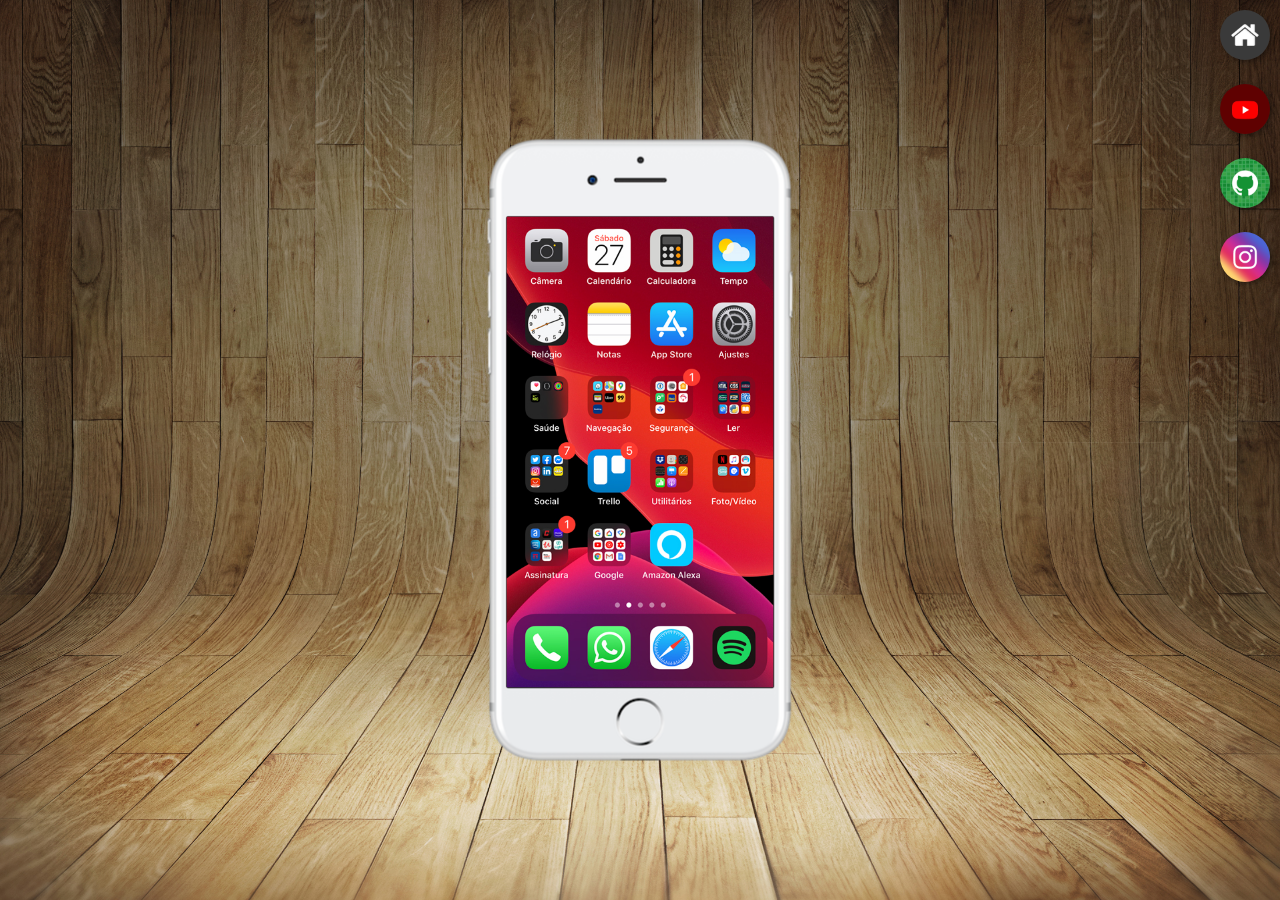
<file: index.html>
<!DOCTYPE html>
<html lang="pt-br">
<head>
    <meta charset="UTF-8">
    <meta name="viewport" content="width=device-width, initial-scale=1.0">
    <title>Projeto Redes Sociais</title>
    <link rel="stylesheet" href="style/style.css">
    <link rel="shortcut icon" href="favicon/favicon.ico" type="image/x-icon">
</head>
<body>
    
    <main>
        <section id="redes-sociais">
            <a href="home.html" target="tela"><img src="imagens/logo-home.jpg" alt="Home"></a><br>
            <a href="youtube.html" target="tela"><img src="imagens/logo-youtube.jpg" alt="Youtube"></a><br>
            <a href="GitHub.html" target="tela"><img src="imagens/logo-github.jpg" alt="GitHub"></a><br>
            <a href="Instagram.html" target="tela"><img src="imagens/logo-instagram.jpg" alt="Instagram"></a><br>
        </section>
        <section id="telefone">
            <iframe src="home.html" name="tela" id="tela" frameborder="0"></iframe>
        </section>
    </main>

</body>
</html>
</file>
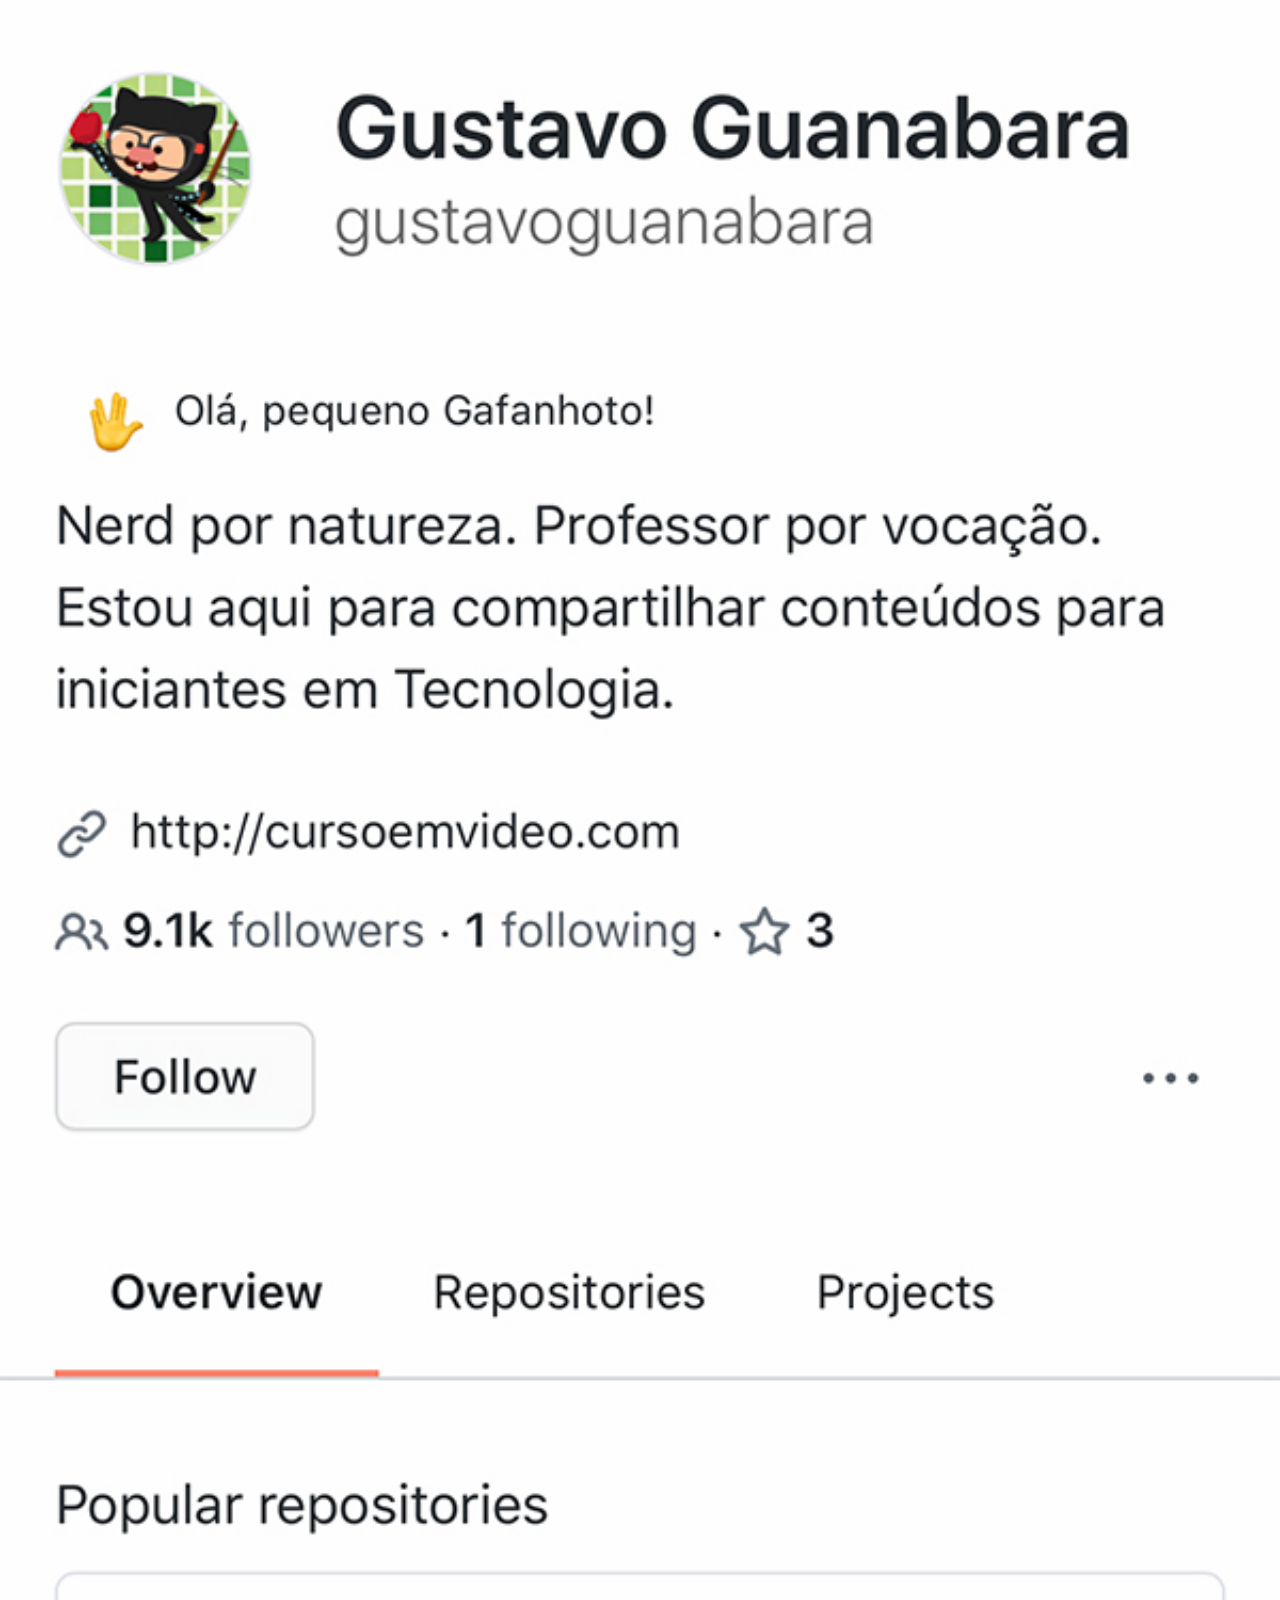
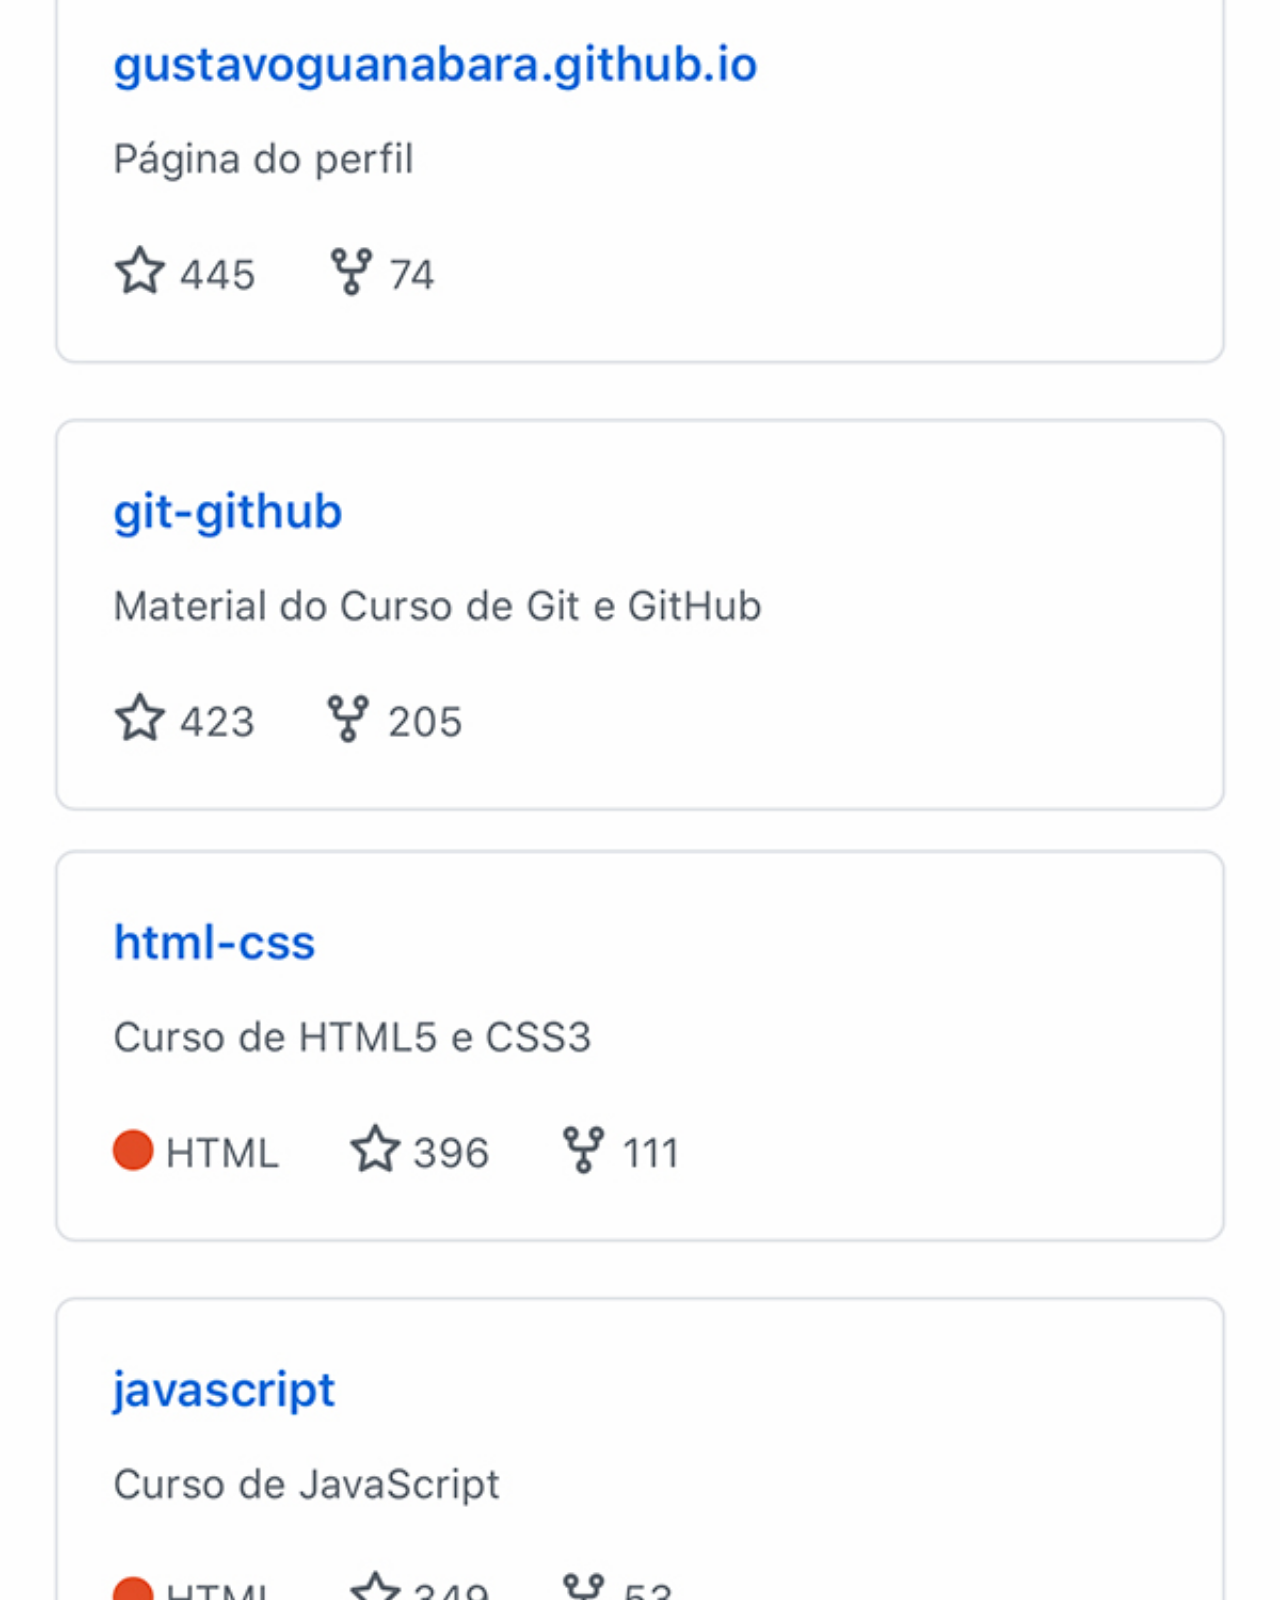
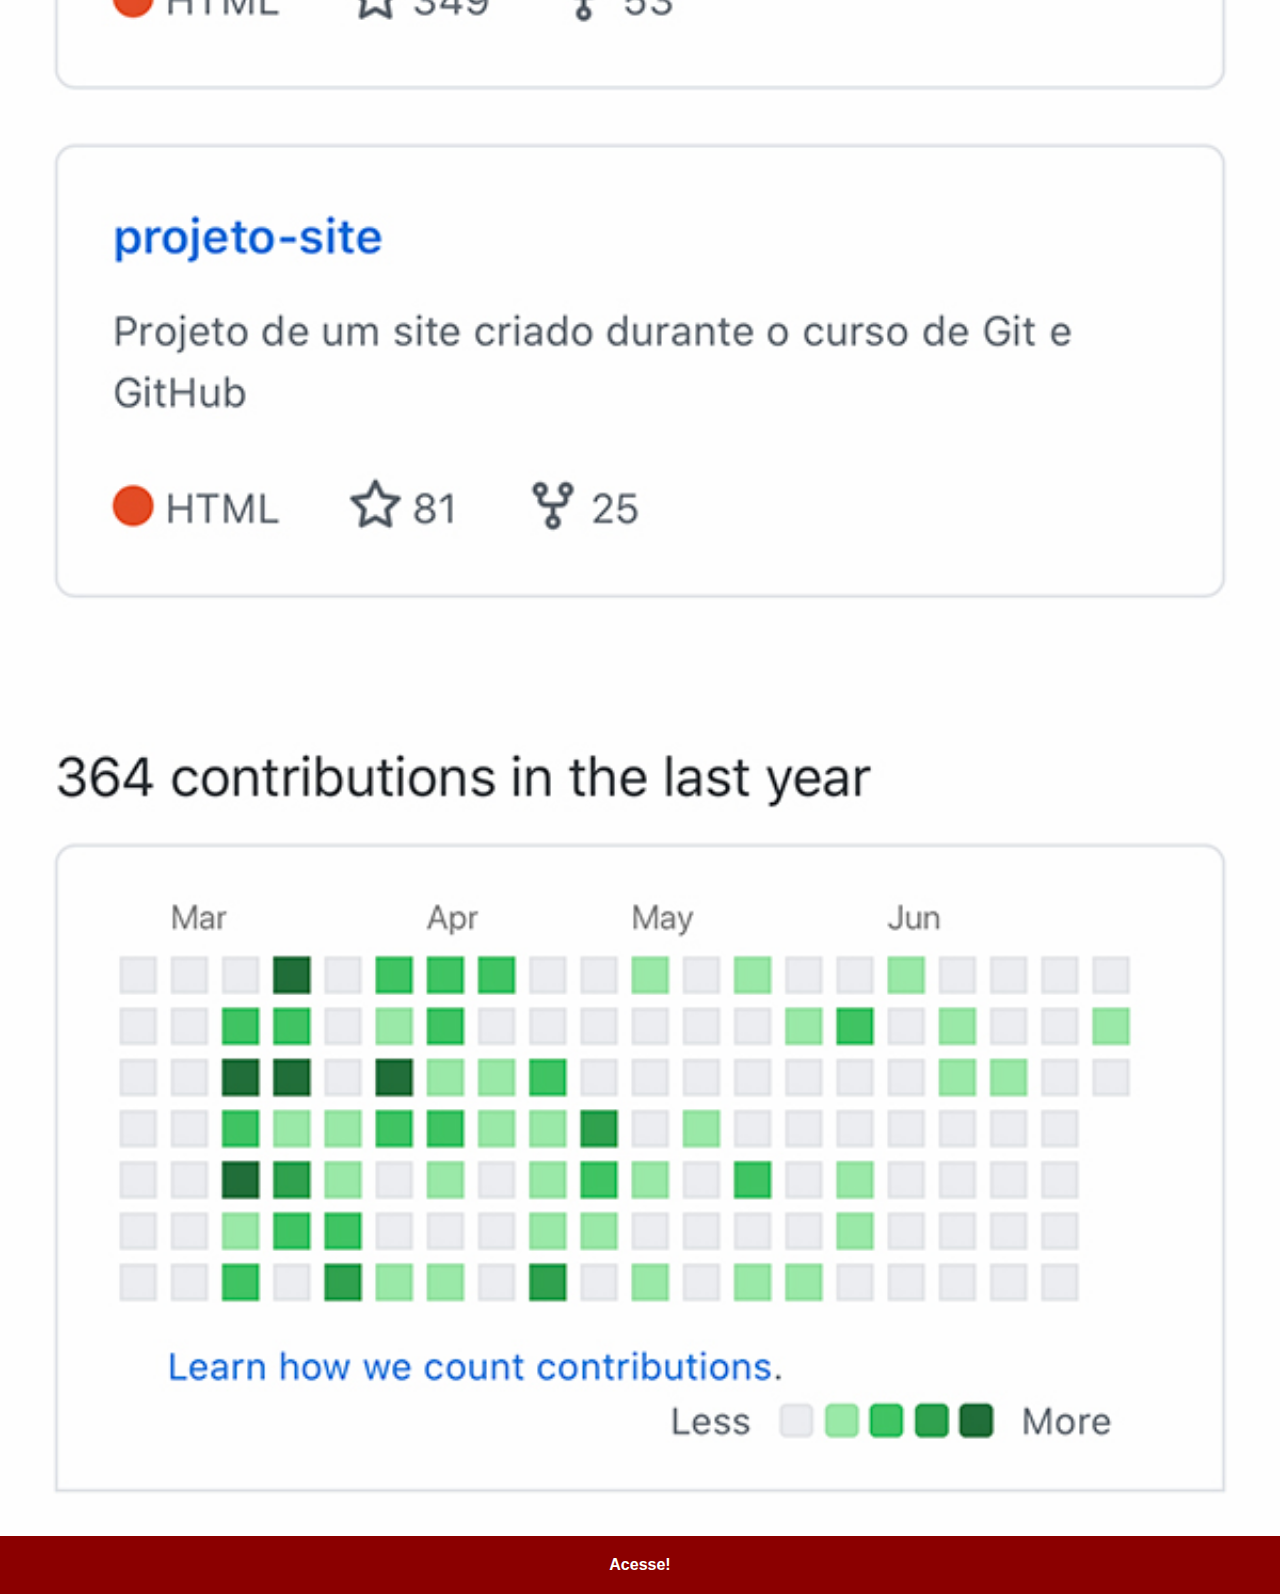
<file: GitHub.html>
<!DOCTYPE html>
<html lang="pt-br">
<head>
    <meta charset="UTF-8">
    <meta name="viewport" content="width=device-width, initial-scale=1.0">
    <title>GitHub</title>
    <style>

        * {
            margin: 0px;
            padding: 0px;
            font-family: Arial, Helvetica, sans-serif;
        }

        ::-webkit-scrollbar {
            width: 0px;
            height: 0px;
        }

        img {
            width: 100vw;
        }

        a {
            display: block;
            background-color: darkred;
            color: white;
            padding: 20px;
            font-weight: bolder;
            text-align: center;
            text-decoration: none;
        }

    </style>
</head>
<body>

    <img src="imagens/tela-github.jpg" alt="GitHub">
    <a href="#" target="_blank">Acesse!</a>

</body>
</html>
</file>
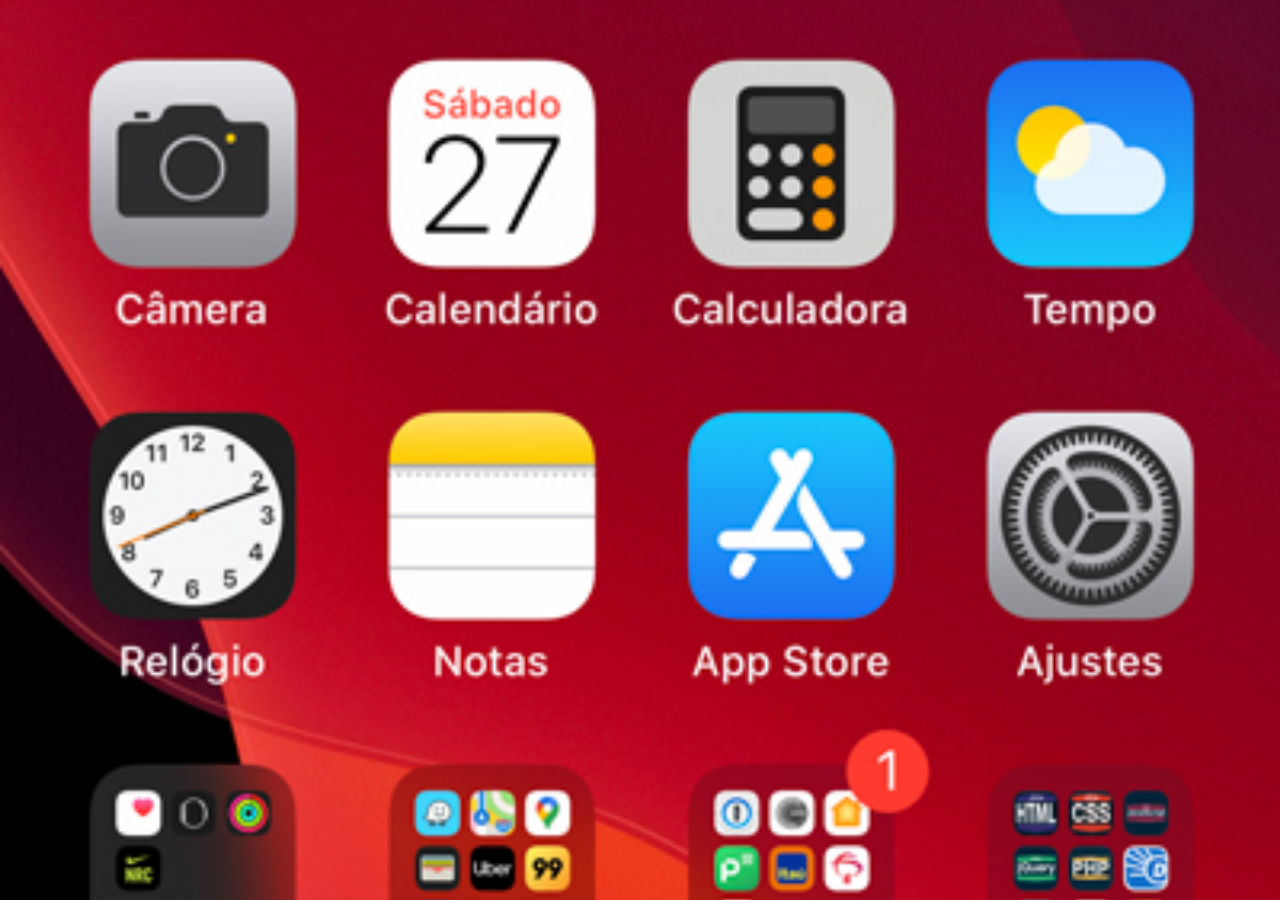
<file: home.html>
<!DOCTYPE html>
<html lang="pt-br">
<head>
    <meta charset="UTF-8">
    <meta name="viewport" content="width=device-width, initial-scale=1.0">
    <title>home</title>
    <style>

        * {
            margin: 0px;
            padding: 0px;
        }

        body {
            width: 100vw;
            height: 100vh;
            background: black url(imagens/tela-home.jpg) no-repeat top center;
            background-size: cover;
        }

    </style>
</head>
<body>
    
</body>
</html>
</file>
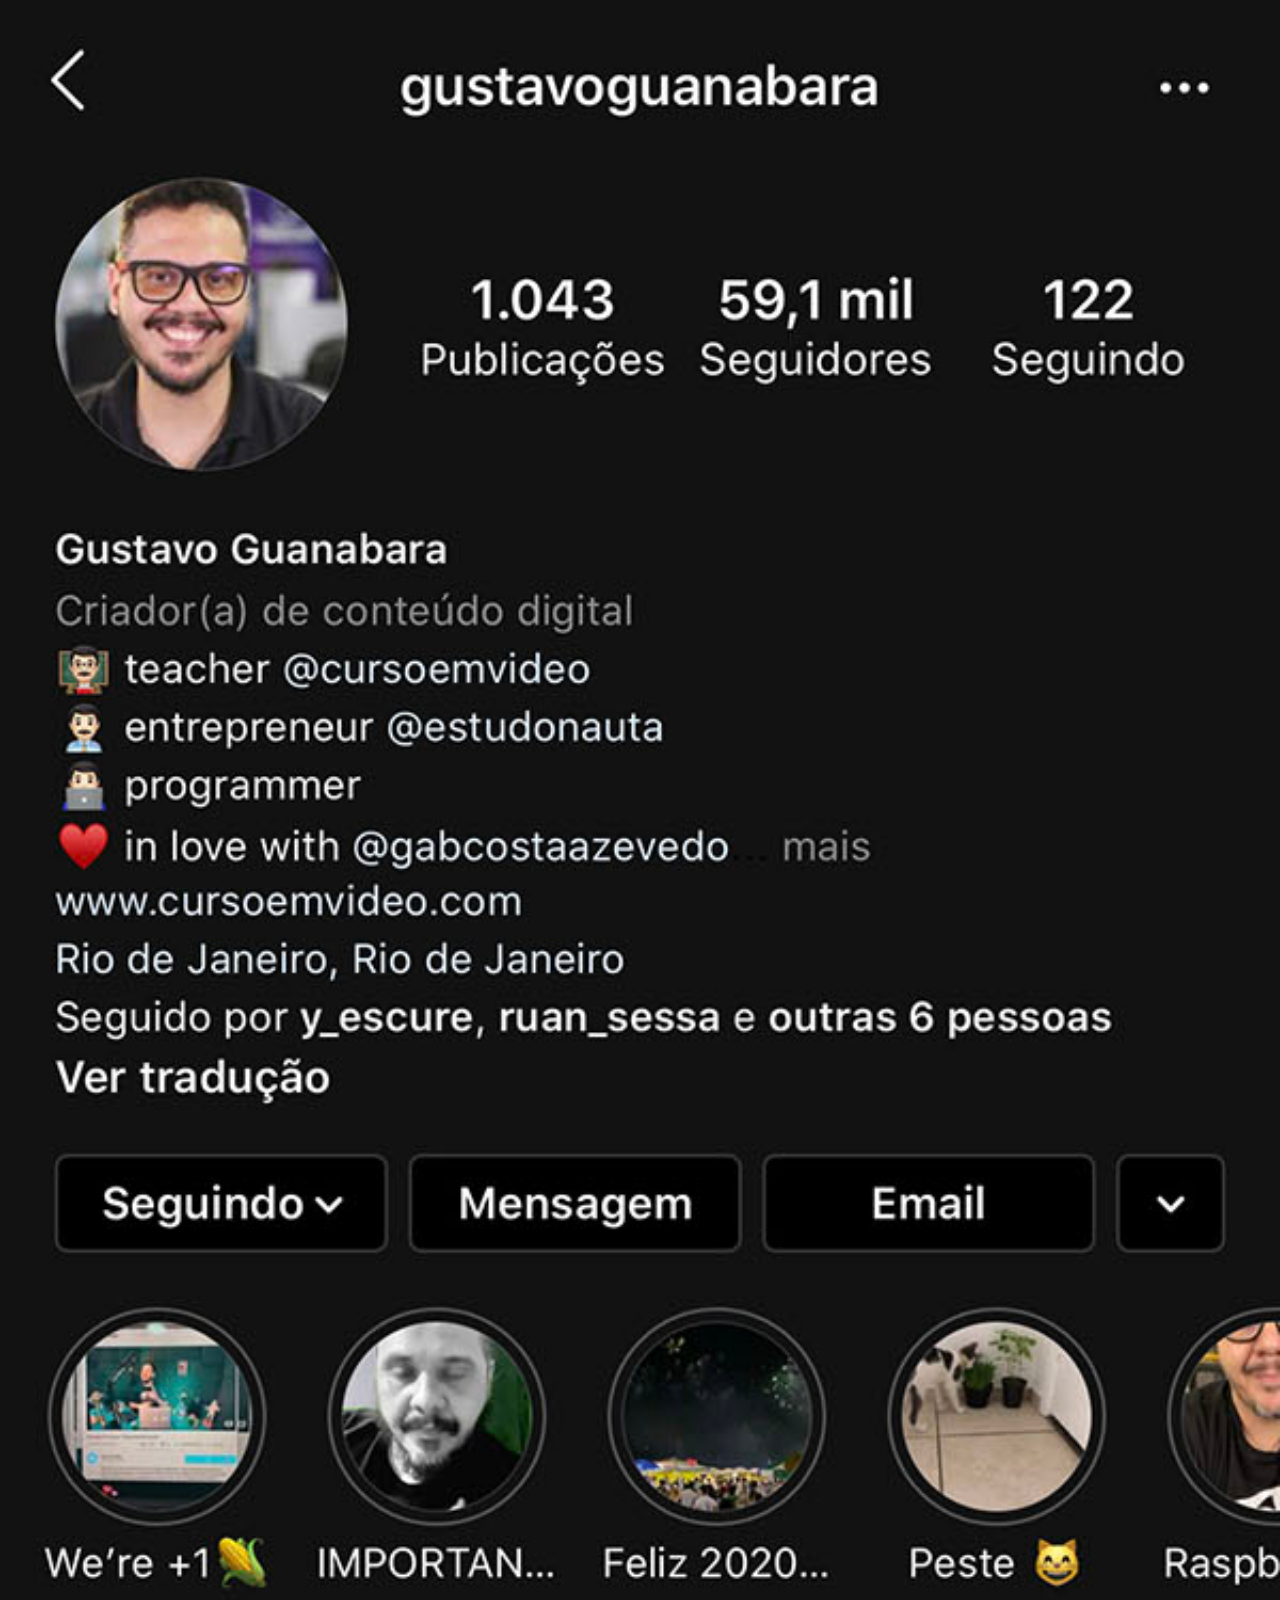
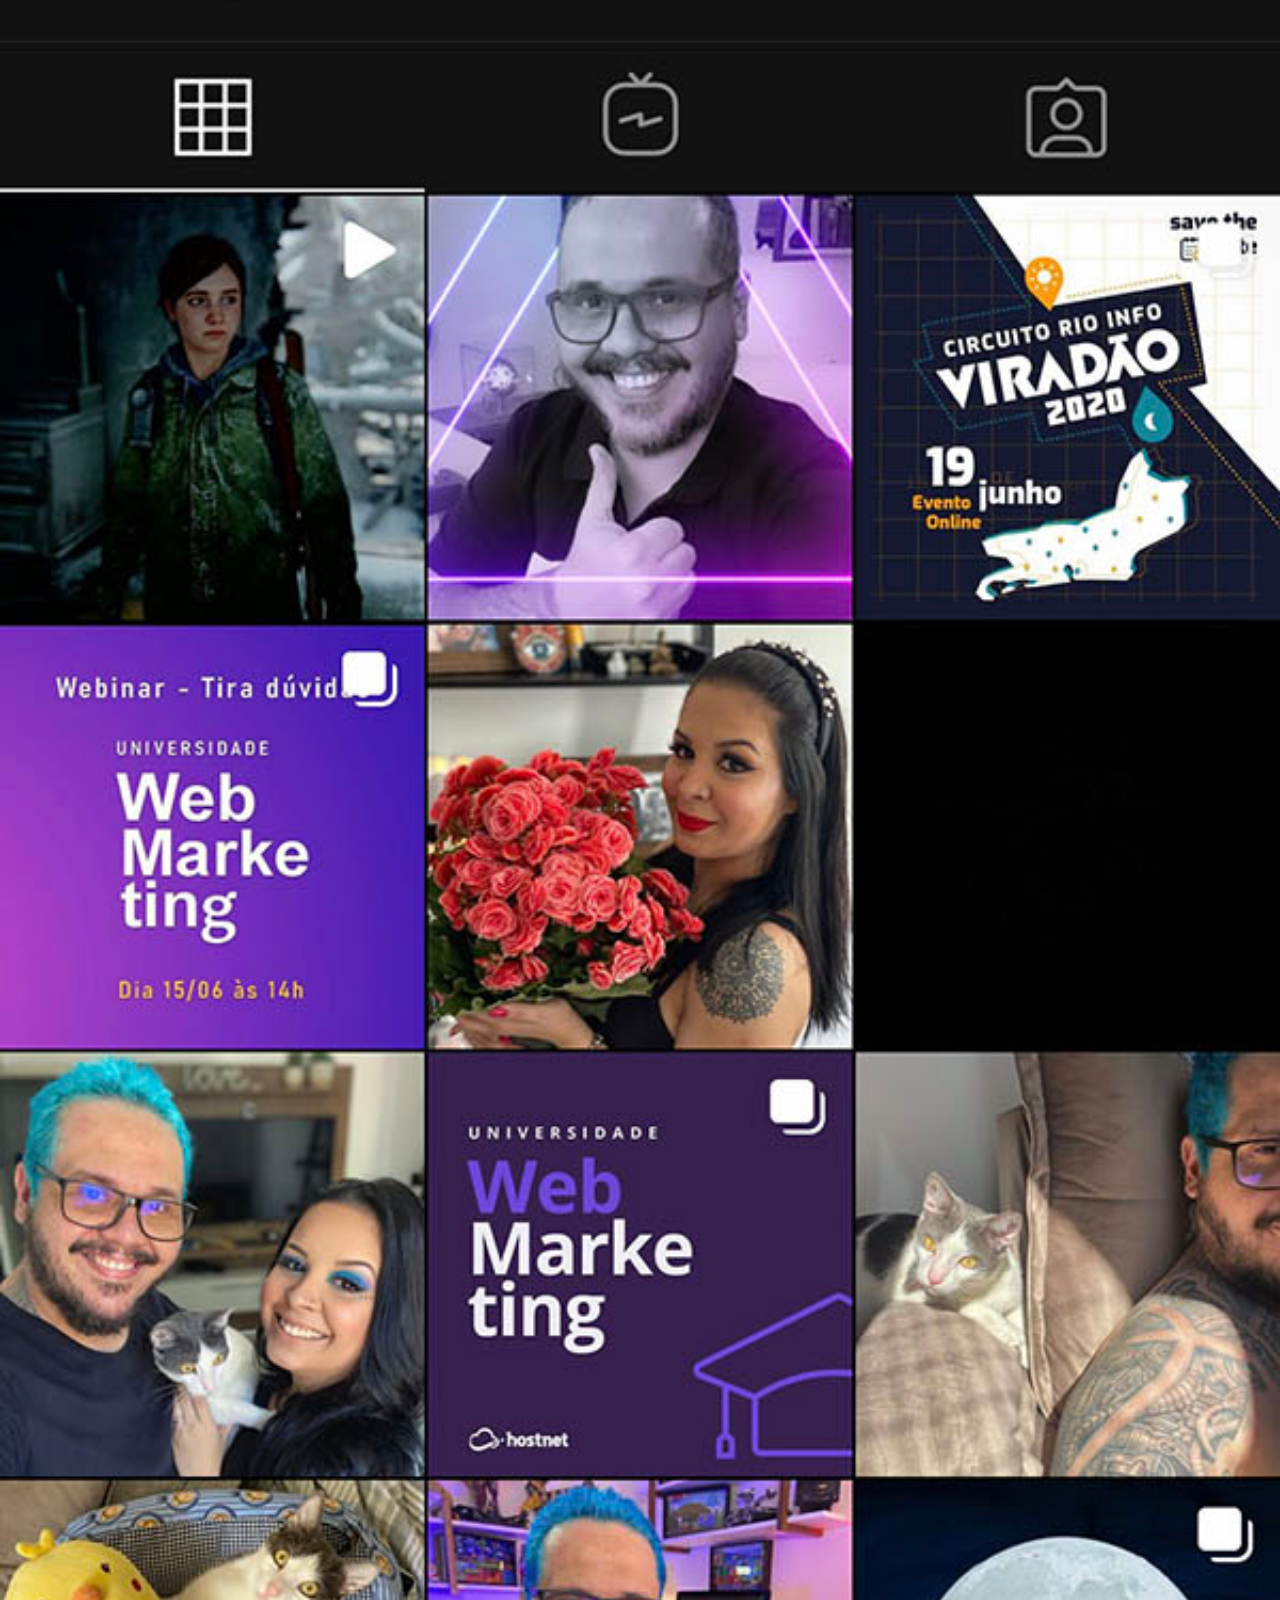
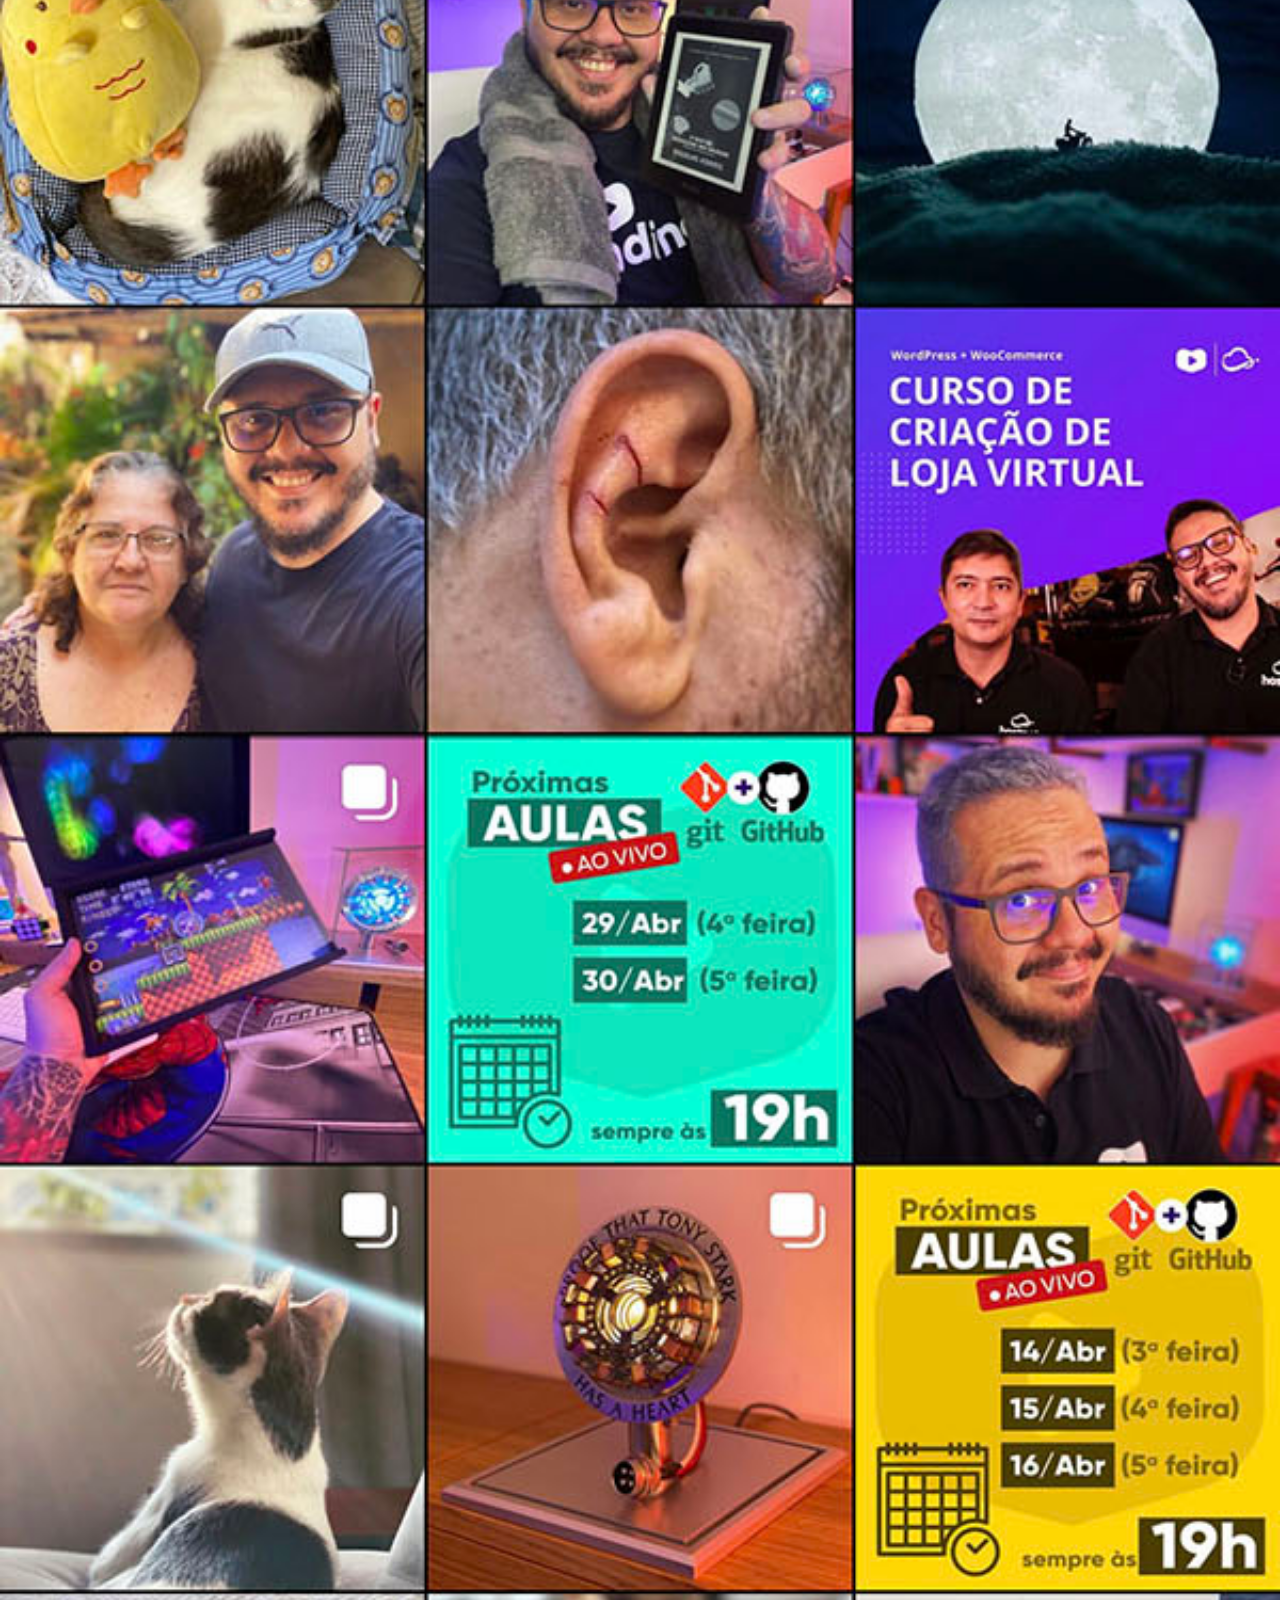
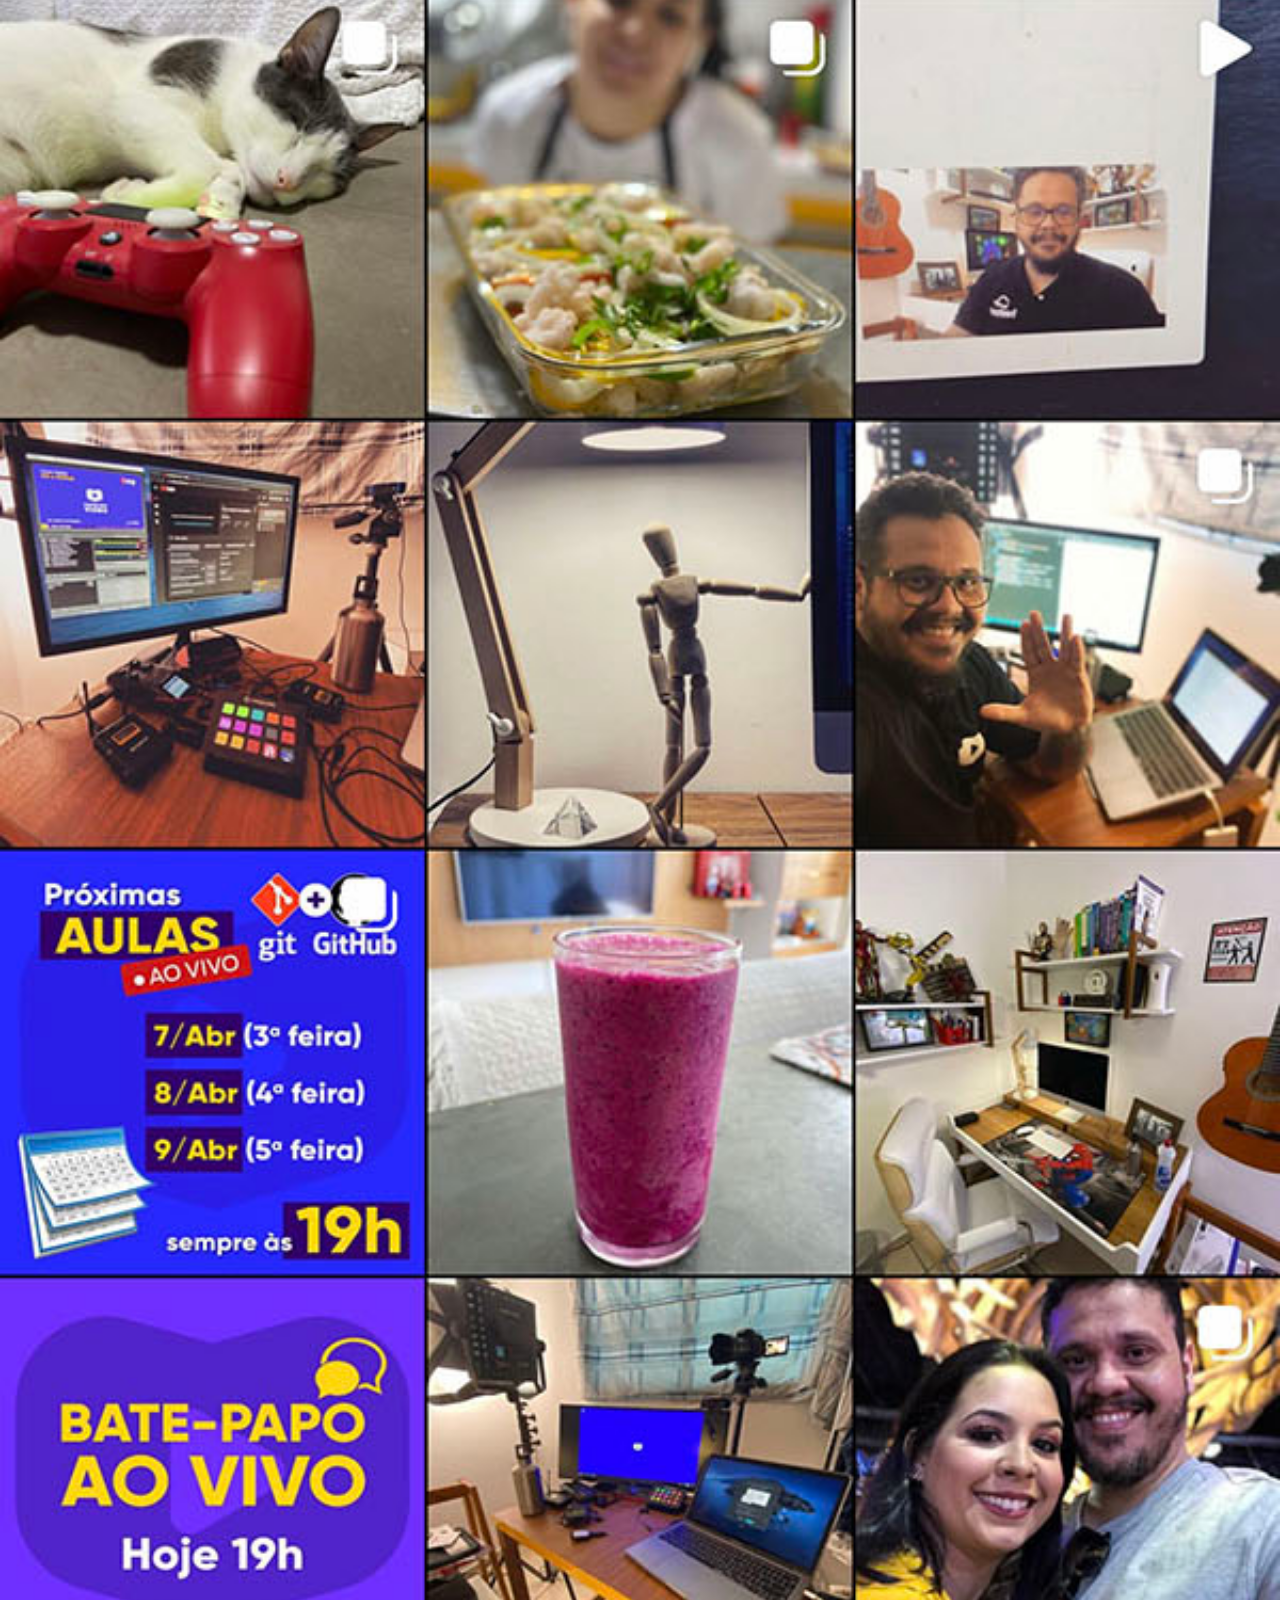
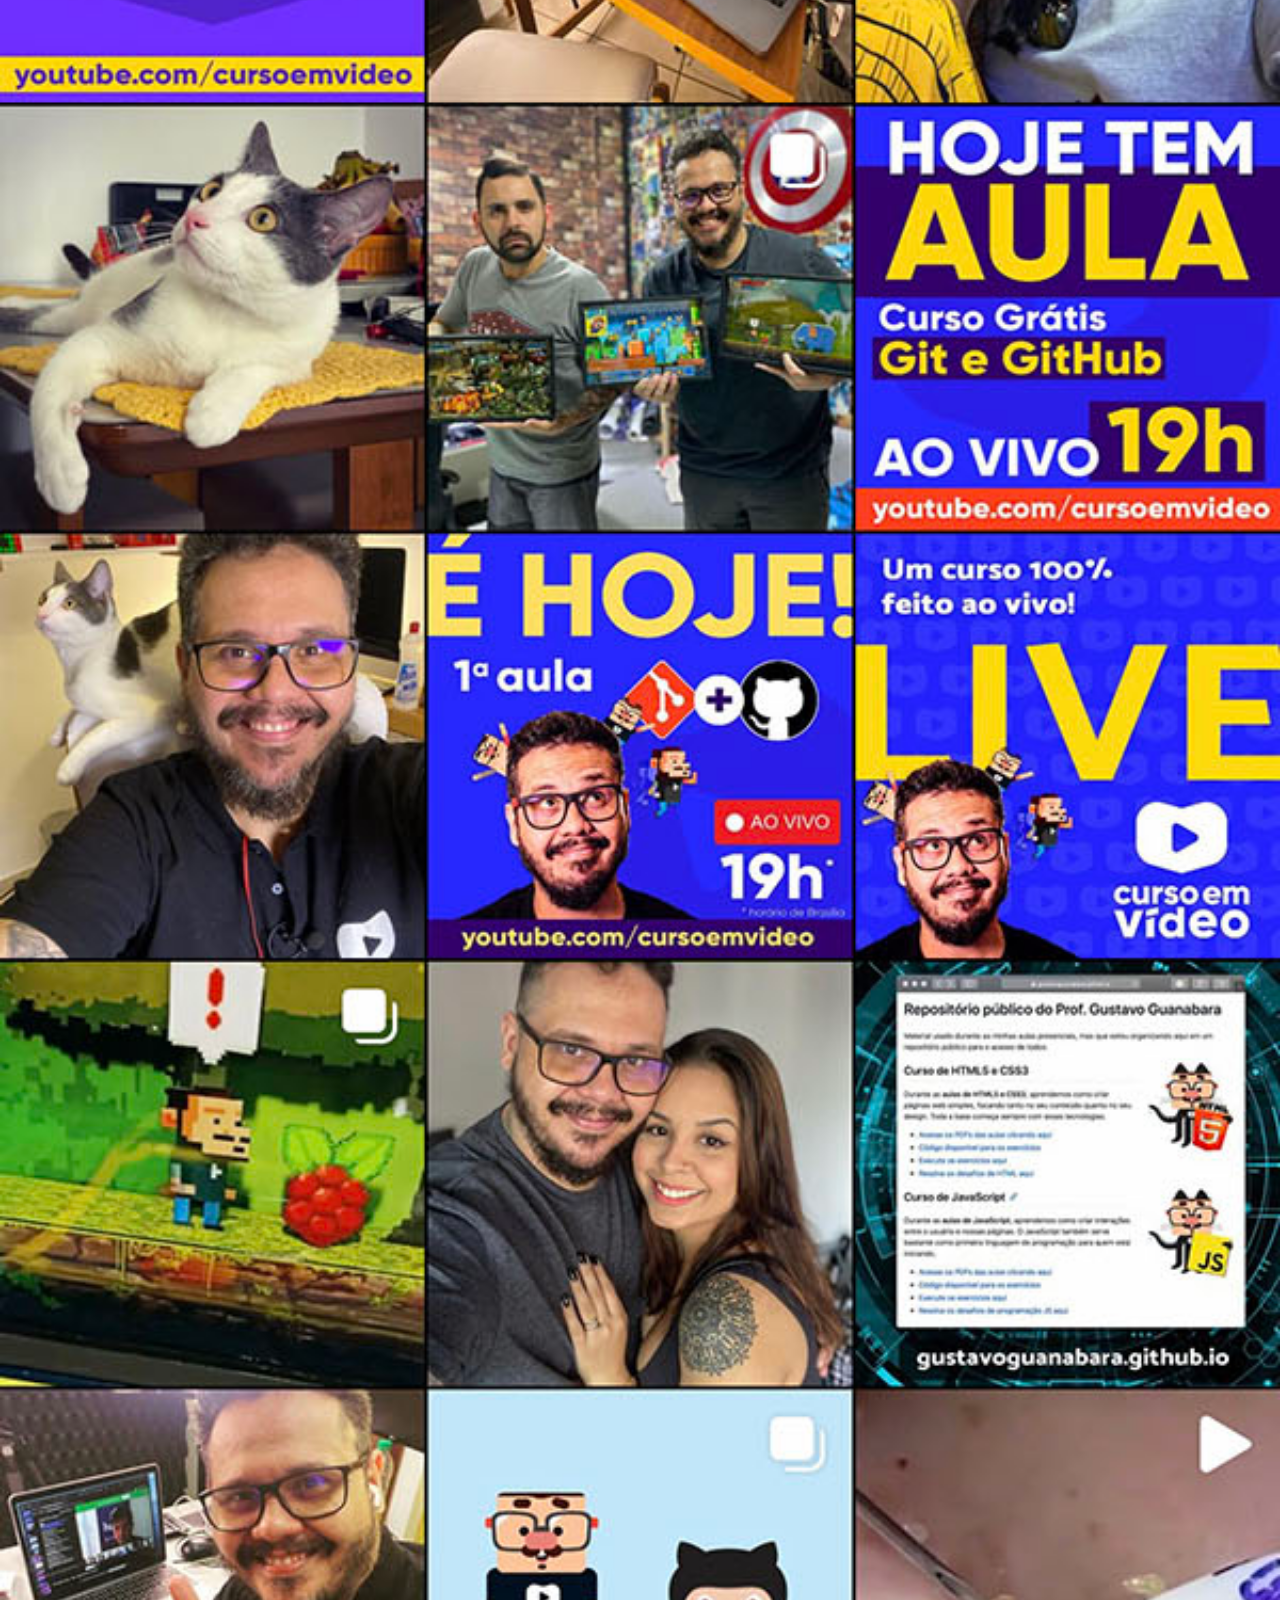
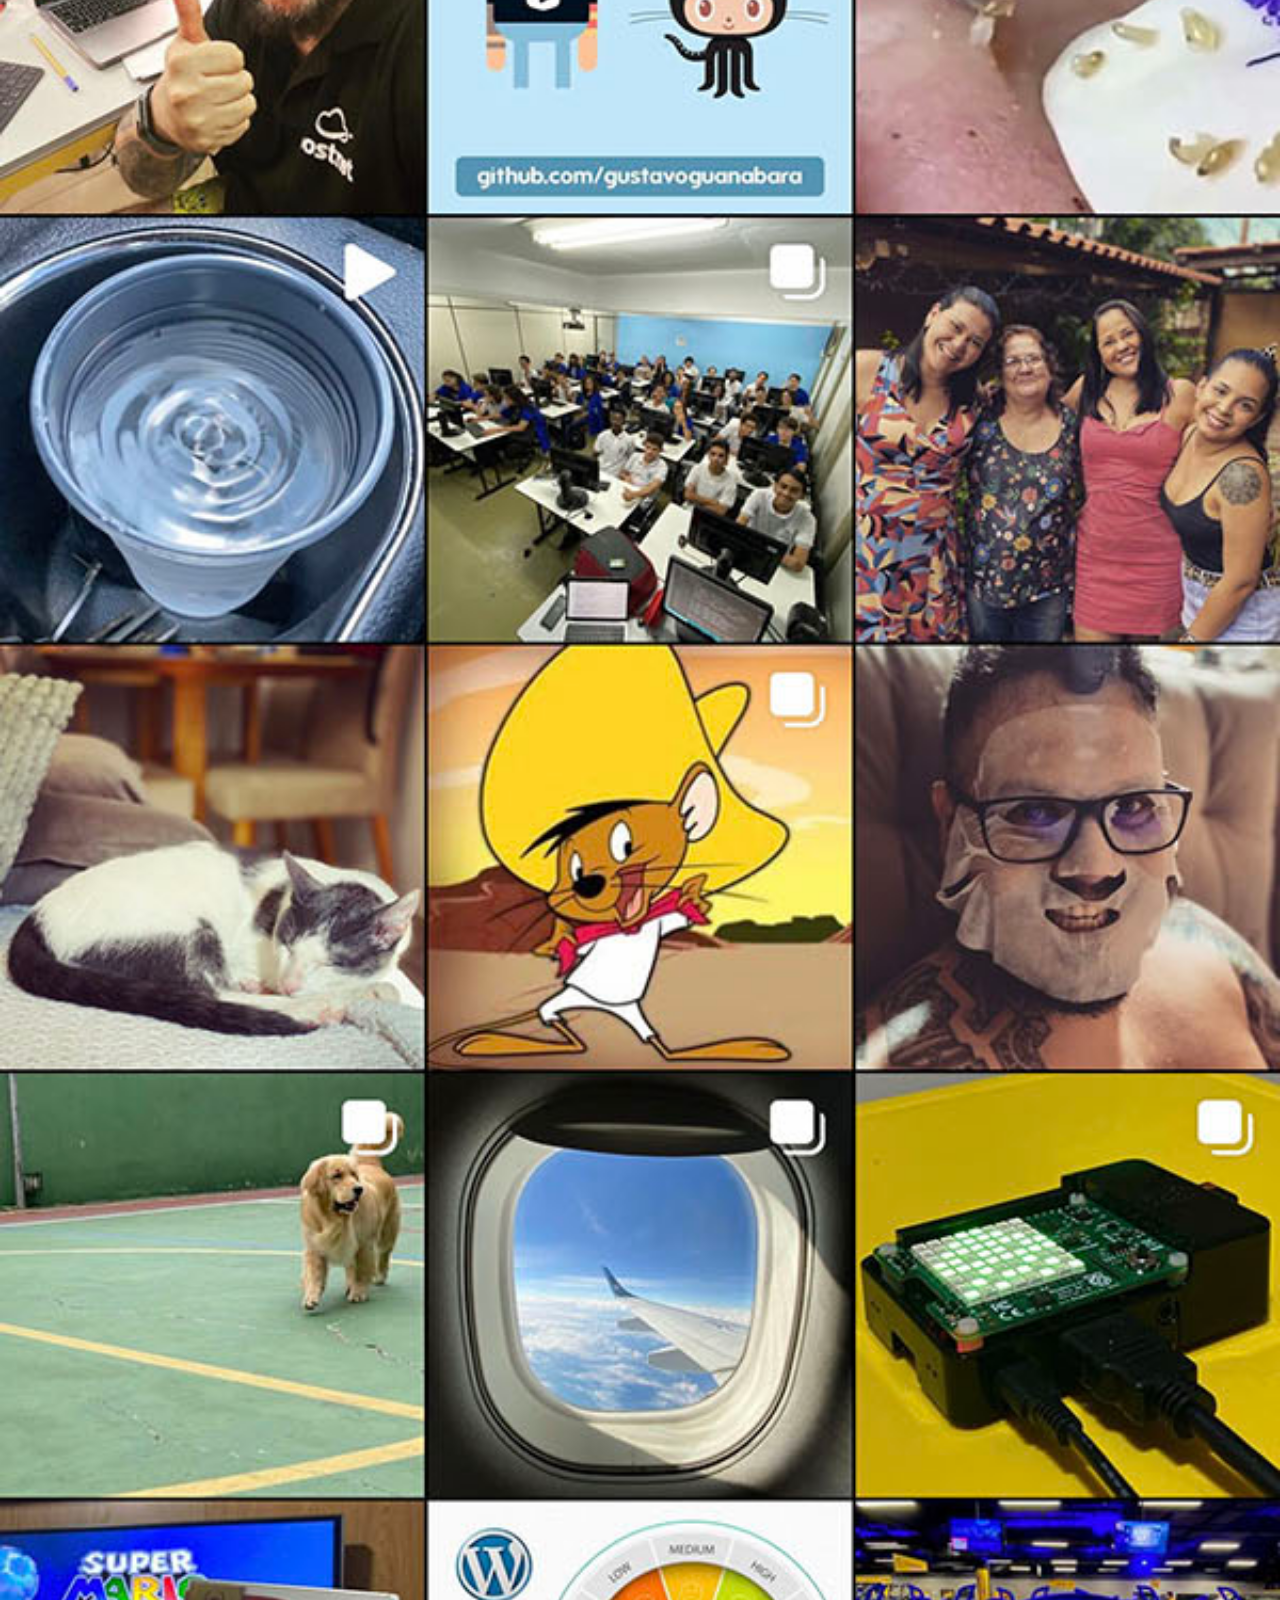
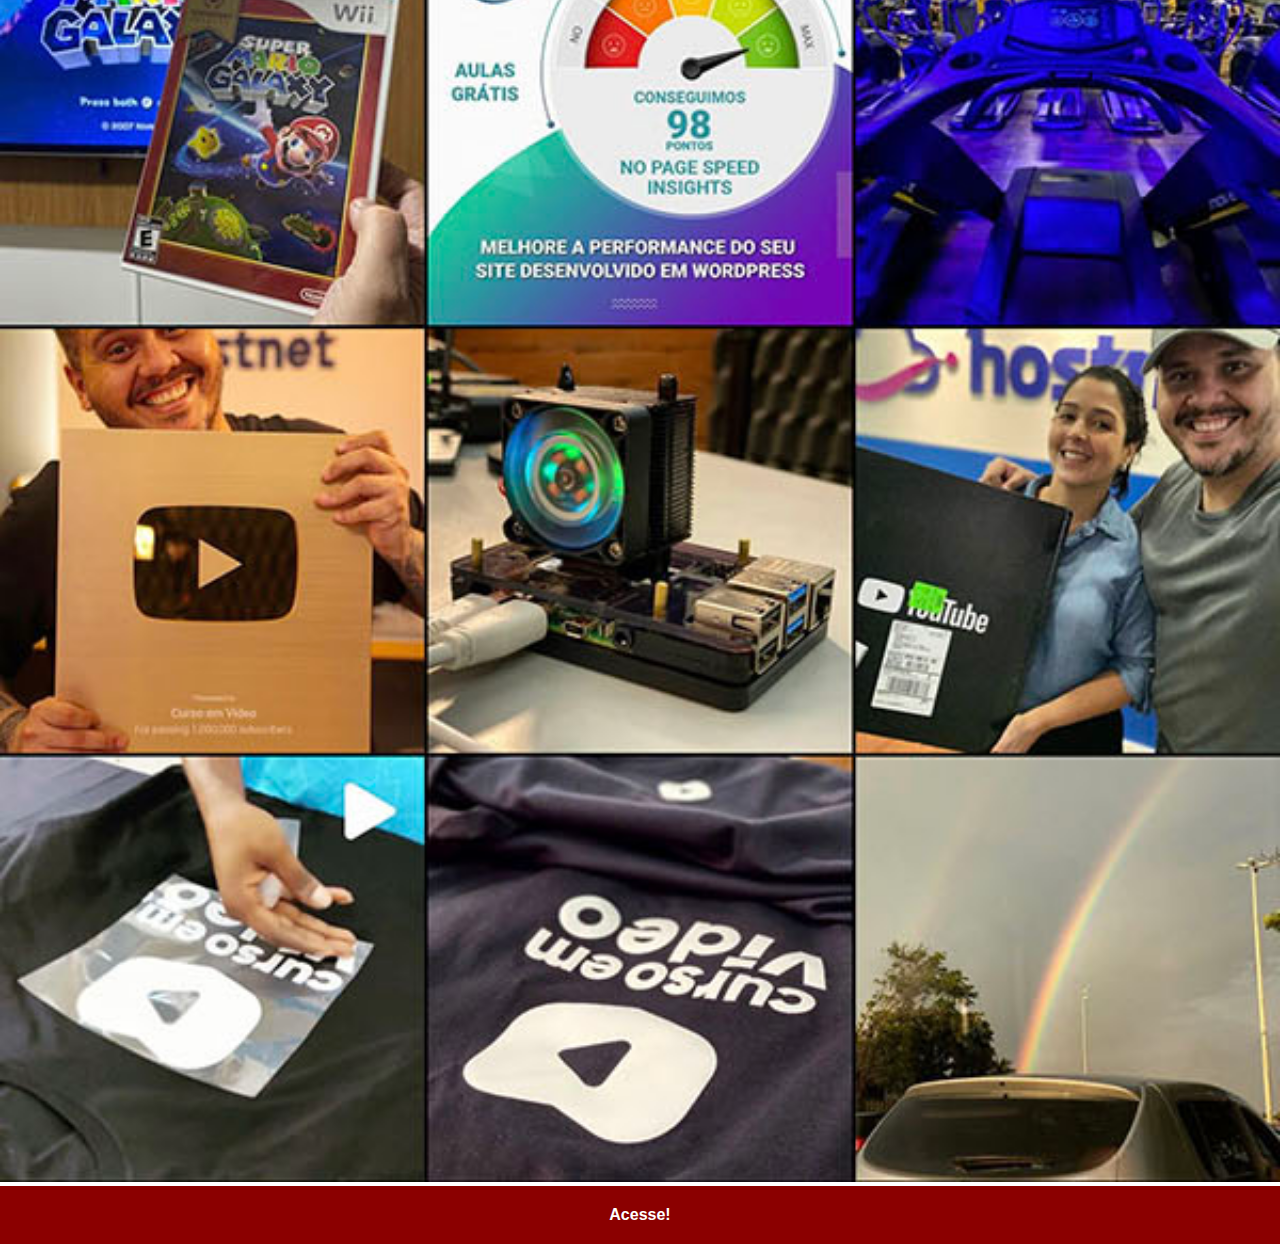
<file: Instagram.html>
<!DOCTYPE html>
<html lang="pt-br">
<head>
    <meta charset="UTF-8">
    <meta name="viewport" content="width=device-width, initial-scale=1.0">
    <title>Instagram</title>
    <style>

        * {
            margin: 0px;
            padding: 0px;
            font-family: Arial, Helvetica, sans-serif;
        }

        ::-webkit-scrollbar {
            width: 0px;
            height: 0px;
        }

        img {
            width: 100vw;
        }

        a {
            display: block;
            background-color: darkred;
            color: white;
            padding: 20px;
            font-weight: bolder;
            text-align: center;
            text-decoration: none;
        }

    </style>
</head>
<body>

    <img src="imagens/tela-instagram.jpg" alt="Instagram">
    <a href="#" target="_blank">Acesse!</a>

</body>
</html>
</file>
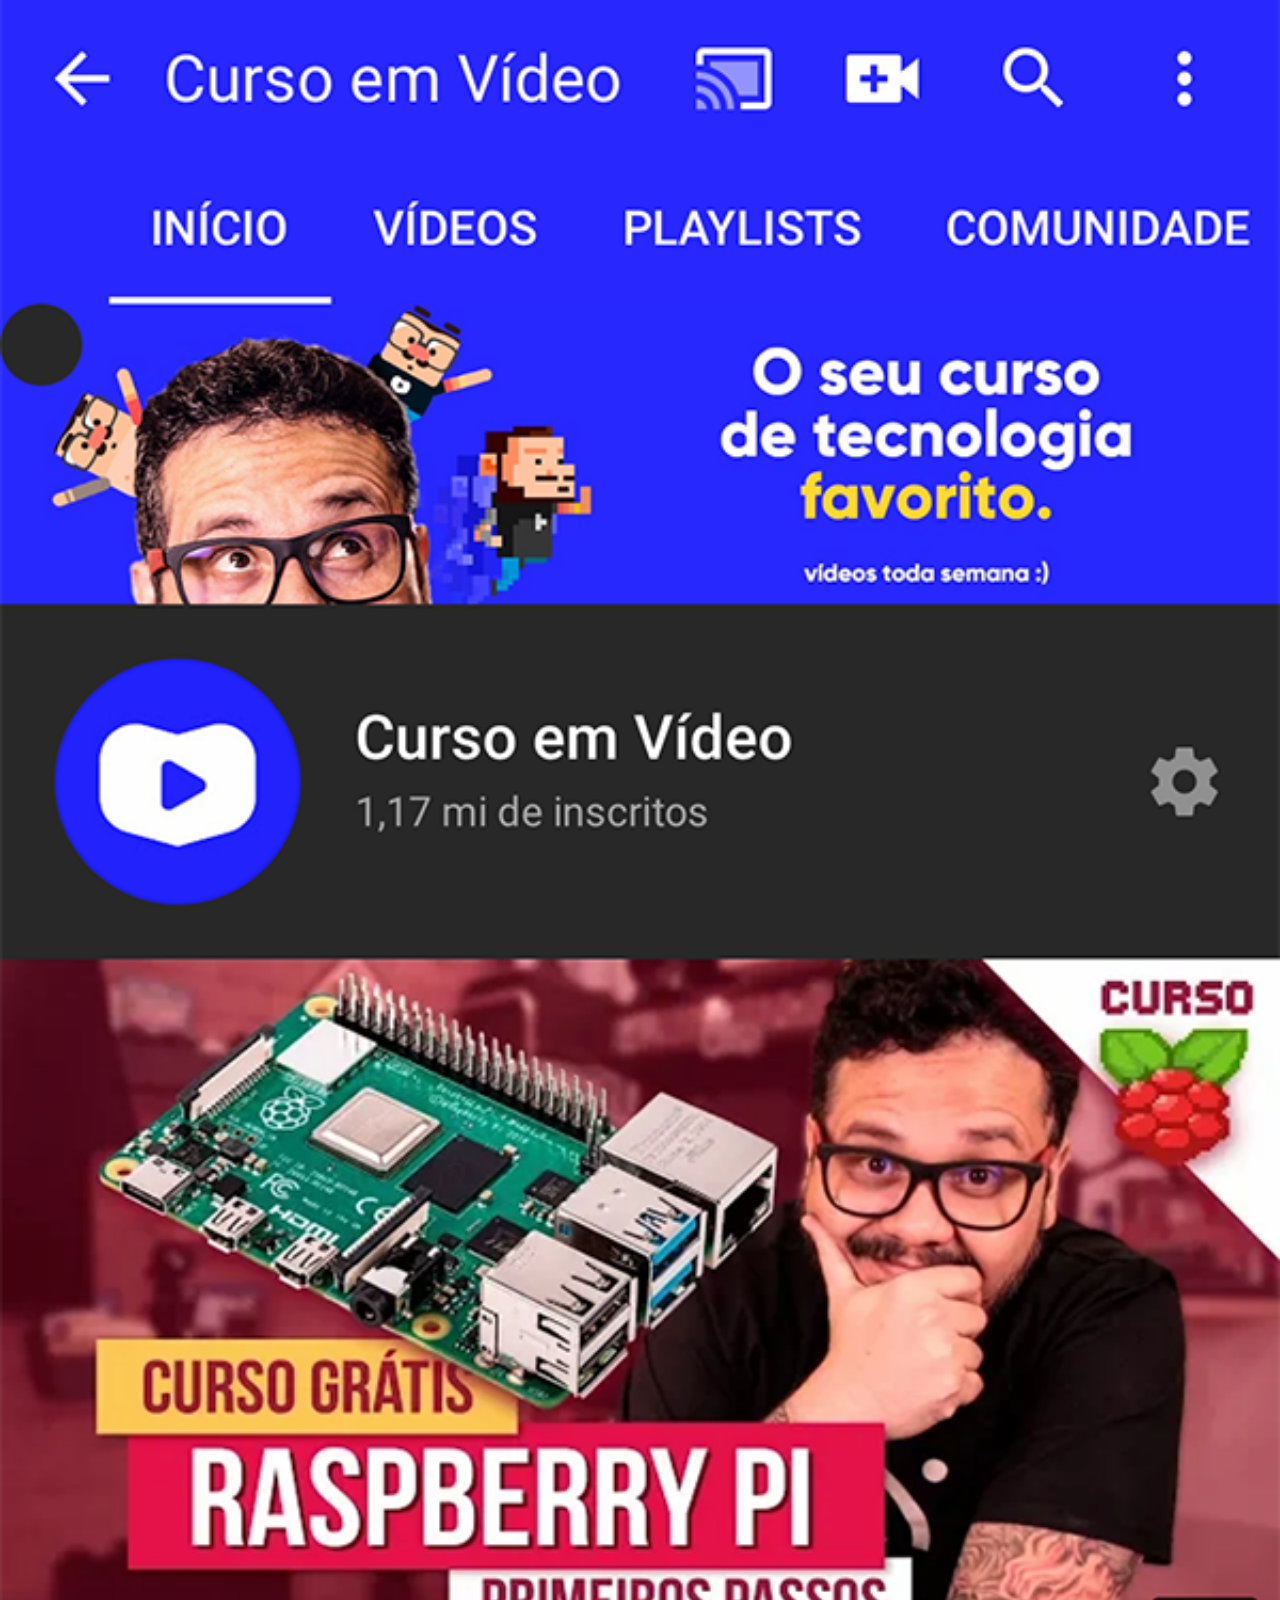
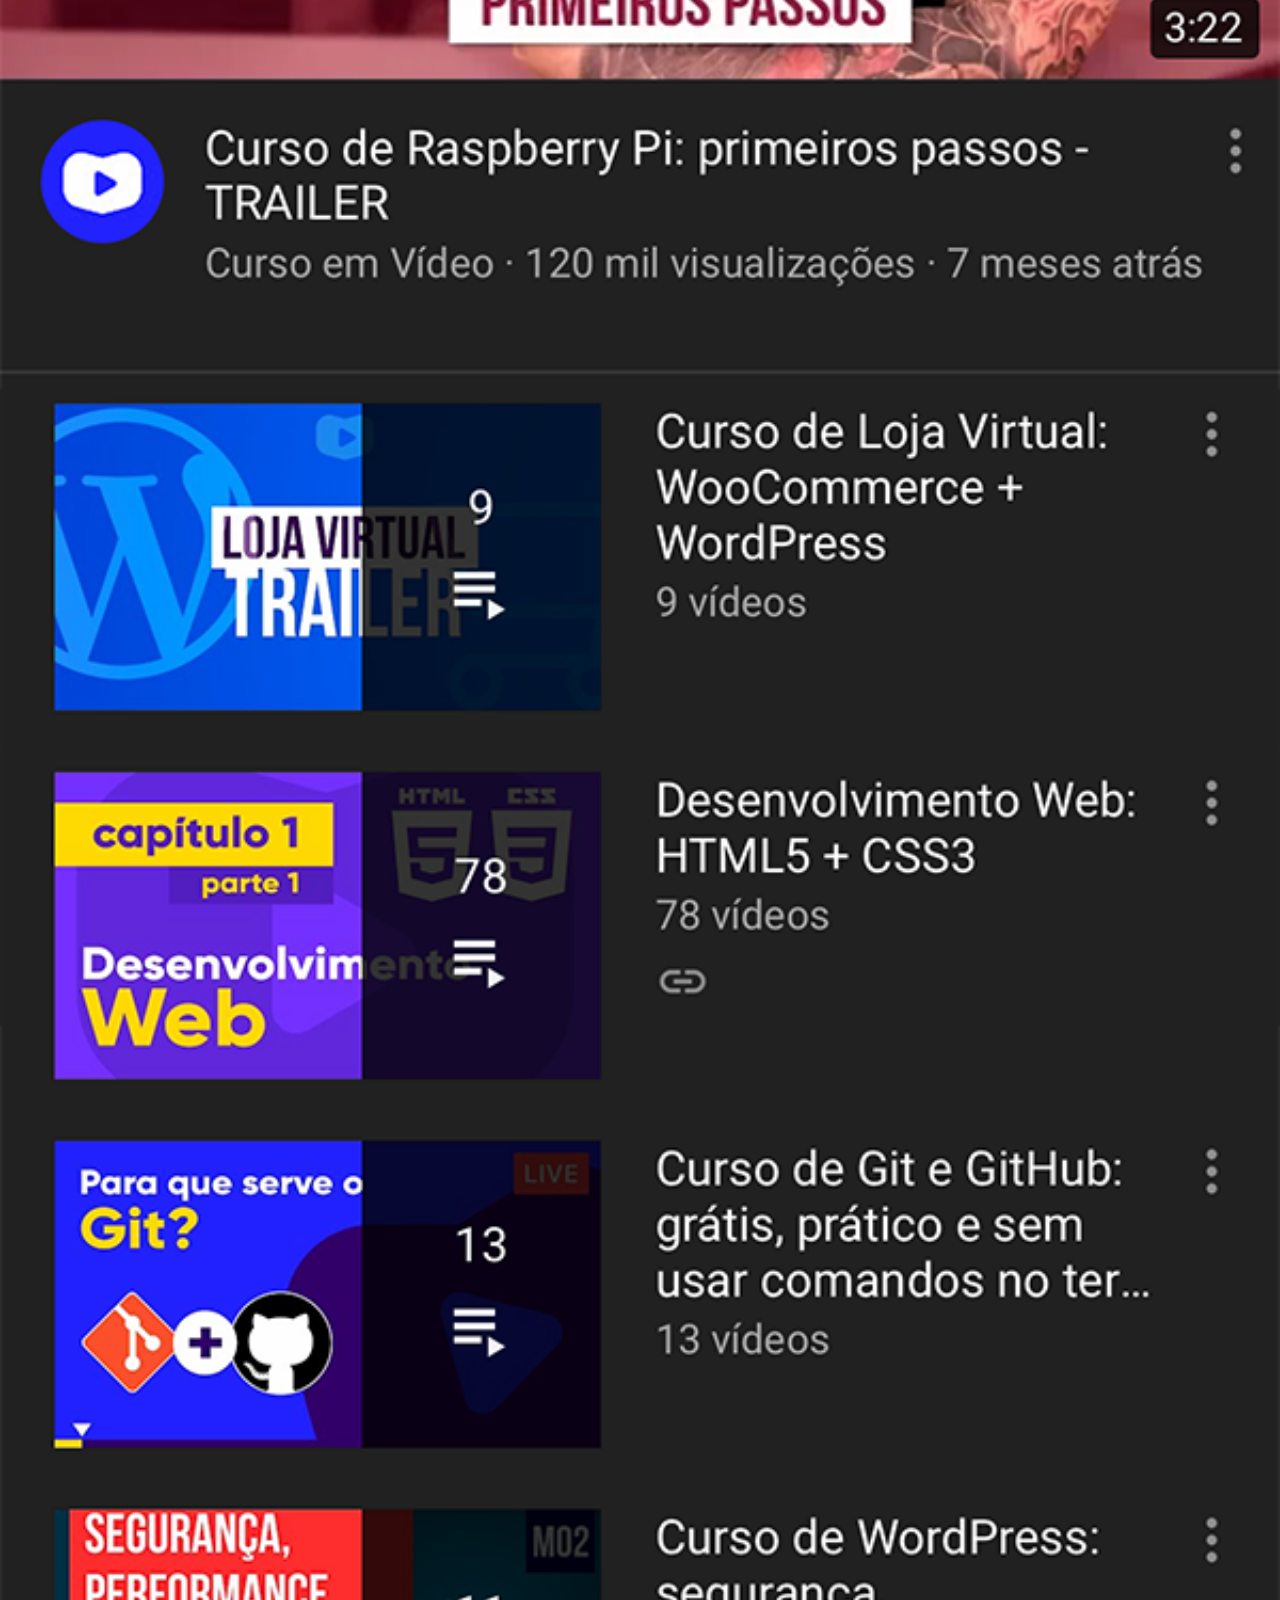
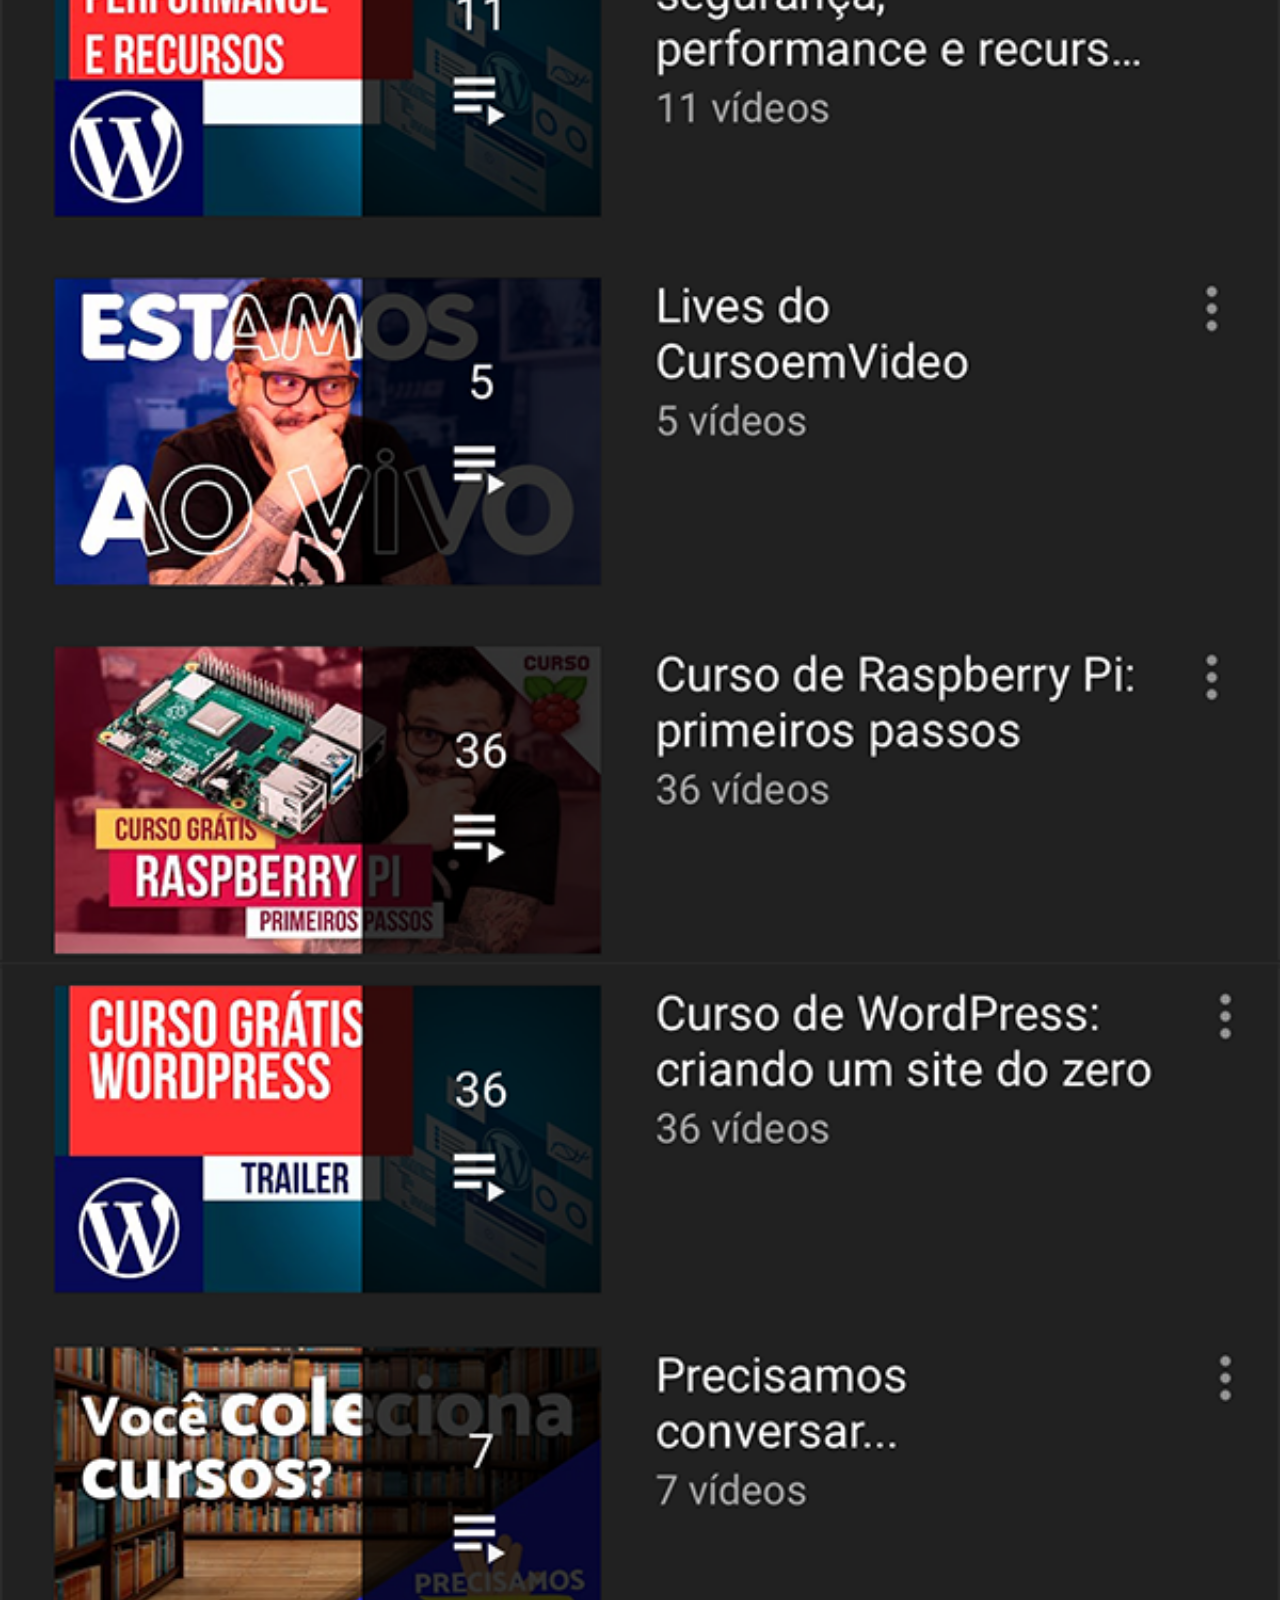
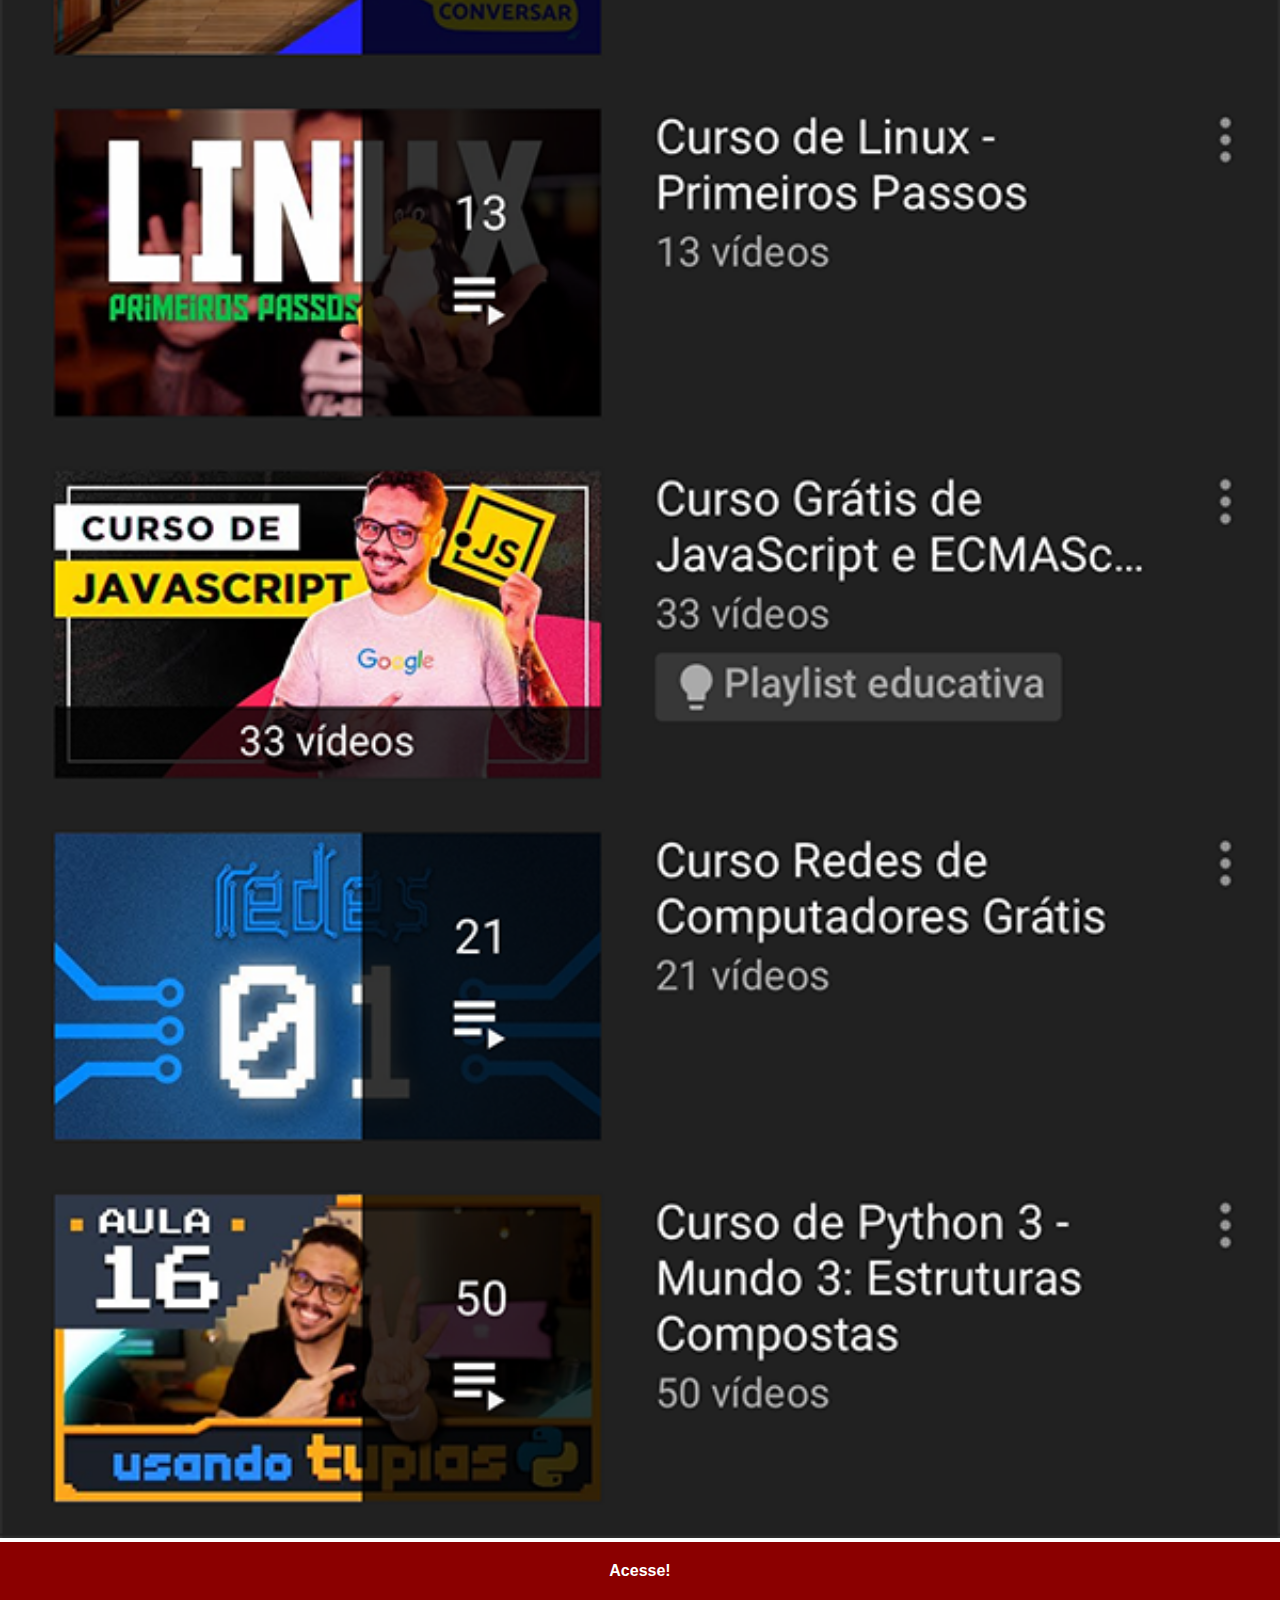
<file: youtube.html>
<!DOCTYPE html>
<html lang="pt-br">
<head>
    <meta charset="UTF-8">
    <meta name="viewport" content="width=device-width, initial-scale=1.0">
    <title>Youtube</title>
    <style>

        * {
            margin: 0px;
            padding: 0px;
            font-family: Arial, Helvetica, sans-serif;
        }

        ::-webkit-scrollbar {
            width: 0px;
            height: 0px;
        }

        img {
            width: 100vw;
        }

        a {
            display: block;
            background-color: darkred;
            color: white;
            padding: 20px;
            font-weight: bolder;
            text-align: center;
            text-decoration: none;
        }

    </style>
</head>
<body>

    <img src="imagens/tela-youtube.png" alt="Youtube">
    <a href="https://www.youtube.com/c/CursoemVídeo" target="_blank">Acesse!</a>

</body>
</html>
</file>
<file: style/style.css>
@charset "UTF-8";

* {
    margin: 0px;
    padding: 0px;
    font-family: Arial, Helvetica, sans-serif;
}

html, body {
    height: 100vh;
    width: 100vw;
    background-color: black;
}

body {
    background: url(../imagens/fundo-madeira.jpg) no-repeat top center;
    background-size: cover;
    background-attachment: fixed;
}

main {
    position: relative;
    height: 100vh;
}

section#telefone {
    position: absolute;
    top: 50%;
    left: 50%;
    transform: translate(-50%, -50%);

    width: 311px;
    height: 627px;
    background: url(../imagens/frame-iphone.png) no-repeat;
}

iframe#tela {
    position: relative;
    top: 80px;
    left: 22px;
    width: 267px;
    height: 471px;
}

section#redes-sociais {
    text-align: right;
}

section#redes-sociais img {
    width: 50px;
    margin: 10px;
    border-radius: 50%;
    box-shadow: 2px 2px 5px rgba(0, 0, 0, 0.400);
    box-sizing: border-box;
}

section#redes-sociais img:hover {
    border: 2px solid rgba(255, 255, 255, 0.600);
    transform: translate(-3px, -3px);
    box-shadow: 5px 5px 5px rgba(0, 0, 0, 0.600 );
    transition: transform 0.3s;
}
</file>
